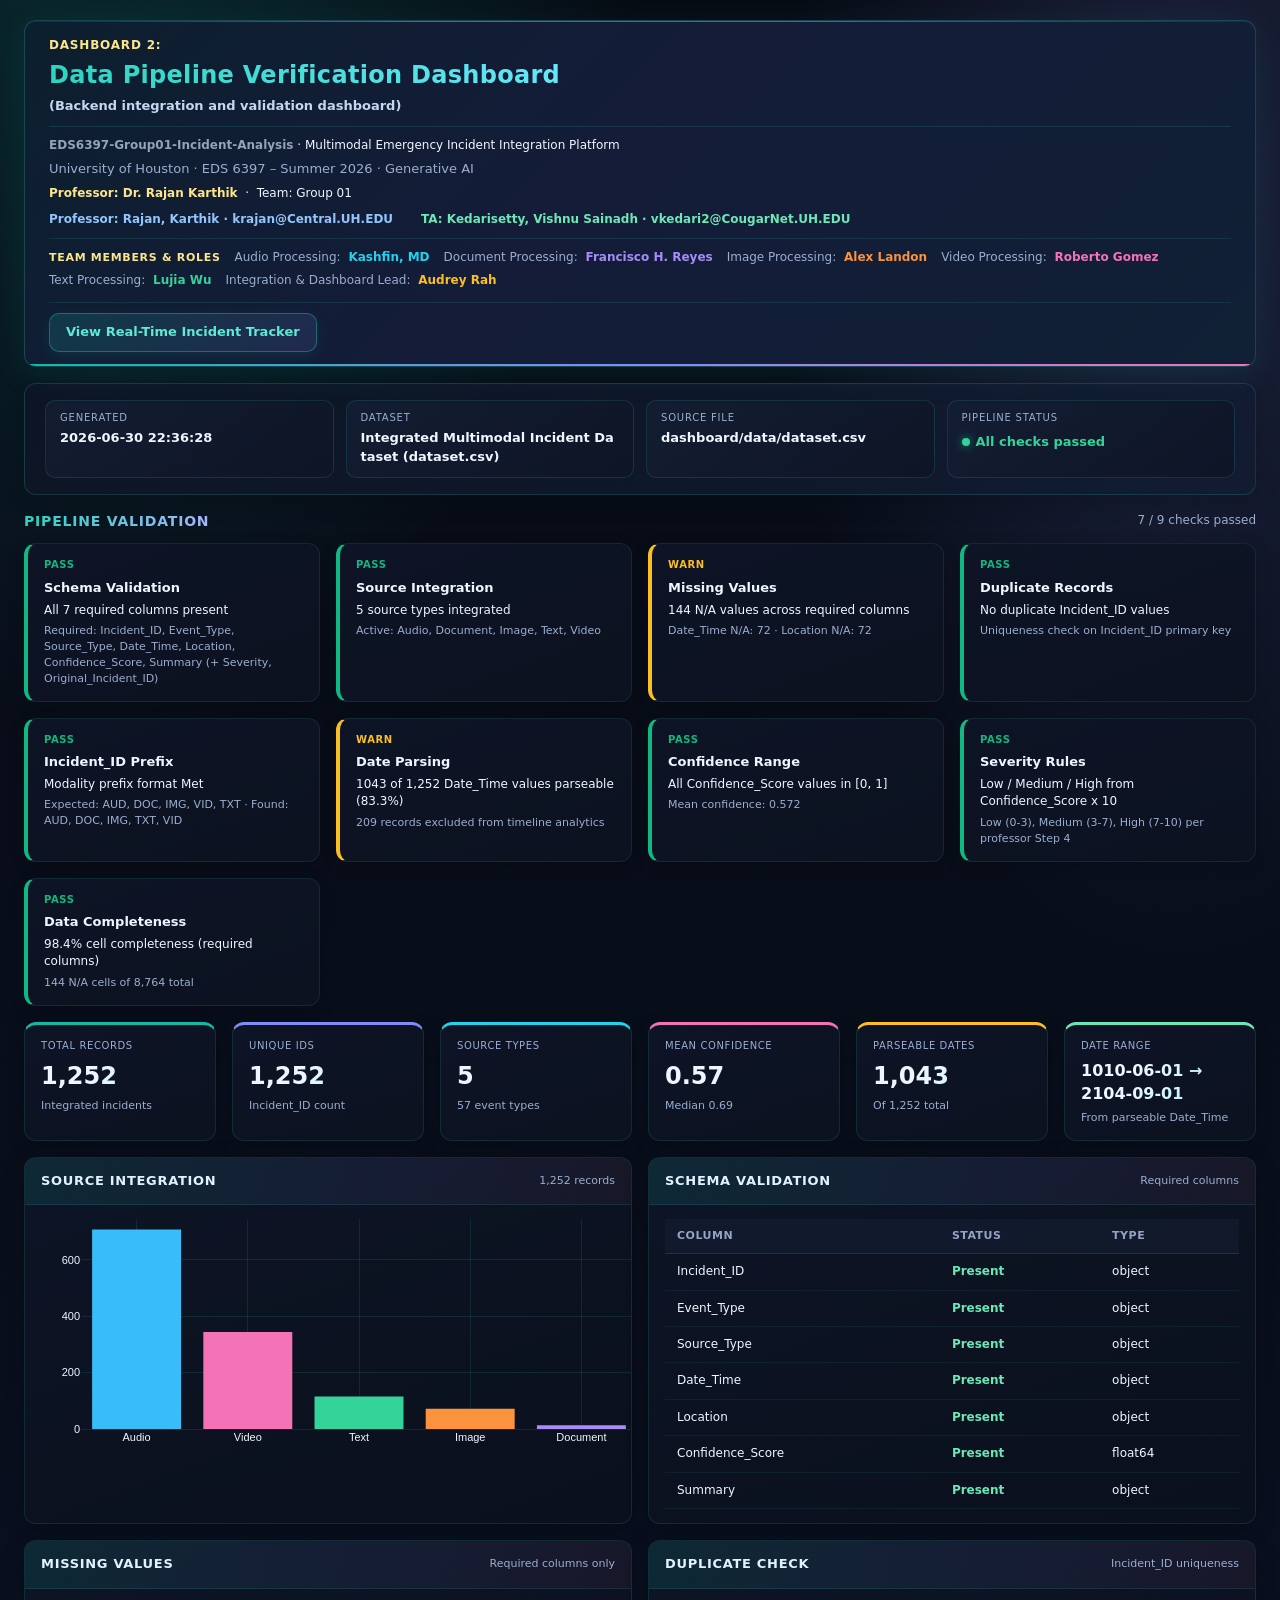
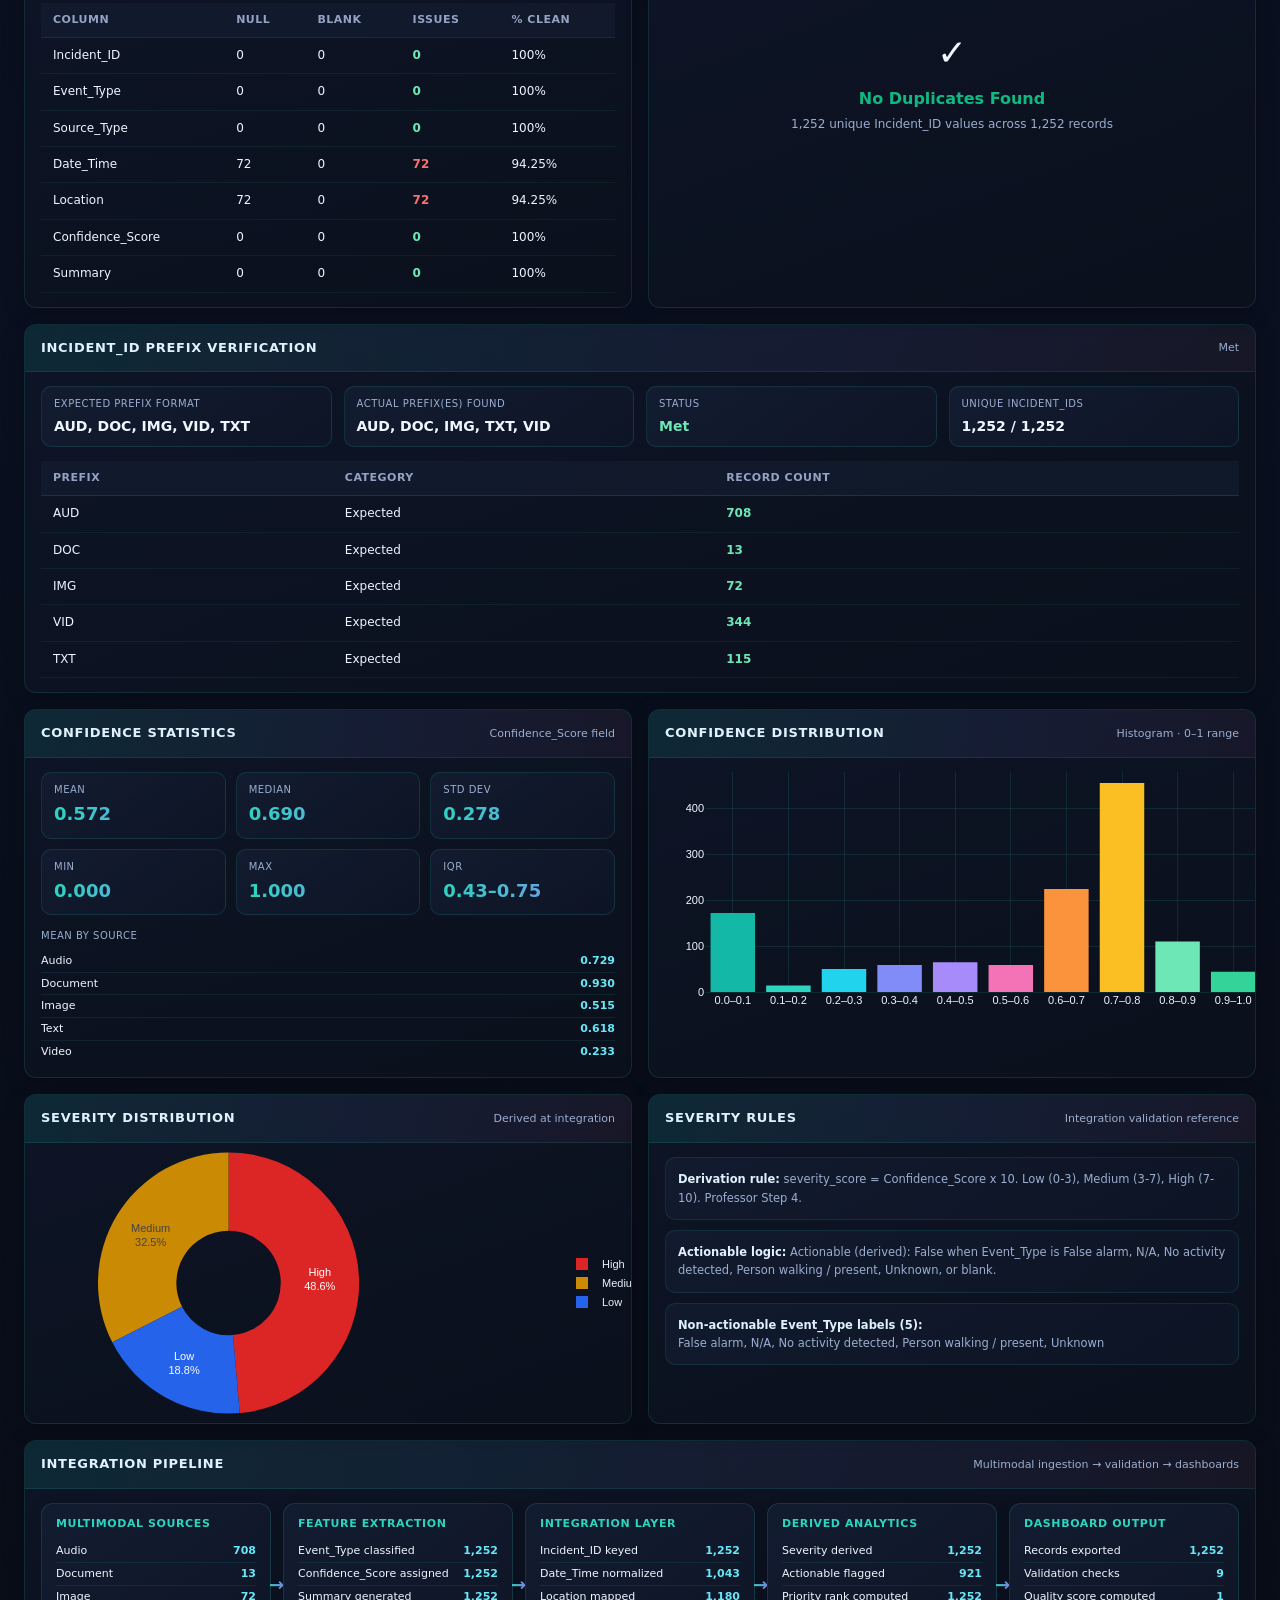
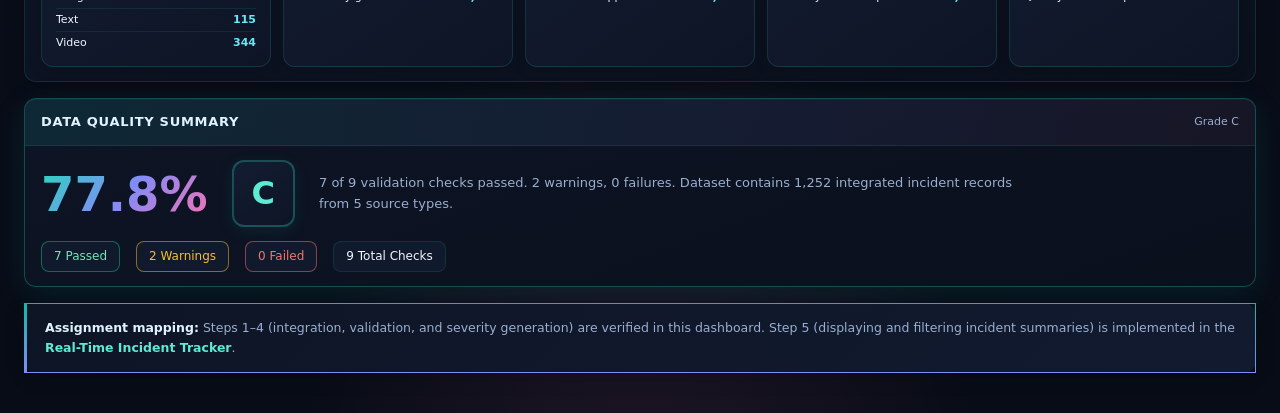
<file: dashboard/Dashboard2_Data_Pipeline/index.html>
<!DOCTYPE html>
<html lang="en">
<head>
  <meta charset="utf-8"/>
  <meta name="viewport" content="width=device-width, initial-scale=1"/>
  <title>Data Pipeline Verification Dashboard — EDS6397 Group 01</title>
  <script src="https://cdn.plot.ly/plotly-2.35.2.min.js"></script>
  <link rel="stylesheet" href="styles.css"/>
</head>
<body>
  <div class="shell">
    <section class="course-banner">
      <div class="dashboard-number">Dashboard 2:</div>
      <div class="app-title">Data Pipeline Verification Dashboard</div>
      <div class="dashboard-role">(Backend integration and validation dashboard)</div>
      <div class="project-meta"><span class="pid">EDS6397-Group01-Incident-Analysis</span> · Multimodal Emergency Incident Integration Platform</div>
      <div class="course-sub">University of Houston · EDS 6397 – Summer 2026 · Generative AI</div>
      <div class="course-instructor"><span>Professor: Dr. Rajan Karthik</span> &nbsp;·&nbsp; Team: Group 01</div>
      <div class="staff-row">
        <span class="prof">Professor: Rajan, Karthik · krajan@Central.UH.EDU</span>
        <span class="ta">TA: Kedarisetty, Vishnu Sainadh · vkedari2@CougarNet.UH.EDU</span>
      </div>
      <div class="team-row">
        <span class="team-heading">Team Members &amp; Roles</span>
        <span class="team-item"><span class="team-role">Audio Processing:</span> <span class="team-name" style="color:#22D3EE">Kashfin, MD</span></span><span class="team-item"><span class="team-role">Document Processing:</span> <span class="team-name" style="color:#A78BFA">Francisco H. Reyes</span></span><span class="team-item"><span class="team-role">Image Processing:</span> <span class="team-name" style="color:#FB923C">Alex Landon</span></span><span class="team-item"><span class="team-role">Video Processing:</span> <span class="team-name" style="color:#F472B6">Roberto Gomez</span></span><span class="team-item"><span class="team-role">Text Processing:</span> <span class="team-name" style="color:#34D399">Lujia Wu</span></span><span class="team-item"><span class="team-role">Integration & Dashboard Lead:</span> <span class="team-name" style="color:#FBBF24">Audrey Rah</span></span>
      </div>
      <nav class="dash-nav">
        <a href="../03_Dashboard1/index.html">View Real-Time Incident Tracker</a>
      </nav>
    </section>

    <header class="header">
      <div class="meta-bar">
        <div class="meta-item">
          <div class="meta-label">Generated</div>
          <div class="meta-value" id="meta-generated">—</div>
        </div>
        <div class="meta-item">
          <div class="meta-label">Dataset</div>
          <div class="meta-value" id="meta-dataset">—</div>
        </div>
        <div class="meta-item">
          <div class="meta-label">Source File</div>
          <div class="meta-value" id="meta-source">—</div>
        </div>
        <div class="meta-item">
          <div class="meta-label">Pipeline Status</div>
          <div class="meta-value status-pill" id="meta-status"><span class="status-dot"></span> Validating…</div>
        </div>
      </div>
    </header>

    <section class="section-head"><h2>Pipeline Validation</h2><span id="validation-summary">—</span></section>
    <section class="validation-grid" id="validation-cards"></section>

    <section class="kpi-row" id="kpi-row"></section>

    <div class="two-col">
      <section class="panel">
        <div class="panel-head"><h2>Source Integration</h2><span id="source-total">—</span></div>
        <div class="panel-body chart-box" id="chart-sources"></div>
      </section>
      <section class="panel">
        <div class="panel-head"><h2>Schema Validation</h2><span>Required columns</span></div>
        <div class="panel-body" id="schema-table"></div>
      </section>
    </div>

    <div class="two-col">
      <section class="panel">
        <div class="panel-head"><h2>Missing Values</h2><span>Required columns only</span></div>
        <div class="panel-body table-wrap" id="missing-table"></div>
      </section>
      <section class="panel">
        <div class="panel-head"><h2>Duplicate Check</h2><span>Incident_ID uniqueness</span></div>
        <div class="panel-body" id="duplicate-panel"></div>
      </section>
    </div>

    <section class="panel">
      <div class="panel-head">
        <h2>Incident_ID Prefix Verification</h2>
        <span id="prefix-status-label">—</span>
      </div>
      <div class="panel-body" id="prefix-verification"></div>
    </section>

    <div class="two-col">
      <section class="panel">
        <div class="panel-head"><h2>Confidence Statistics</h2><span>Confidence_Score field</span></div>
        <div class="panel-body" id="conf-stats"></div>
      </section>
      <section class="panel">
        <div class="panel-head"><h2>Confidence Distribution</h2><span>Histogram · 0–1 range</span></div>
        <div class="panel-body chart-box" id="chart-confidence"></div>
      </section>
    </div>

    <div class="two-col">
      <section class="panel">
        <div class="panel-head"><h2>Severity Distribution</h2><span>Derived at integration</span></div>
        <div class="panel-body chart-box" id="chart-severity"></div>
      </section>
      <section class="panel">
        <div class="panel-head"><h2>Severity Rules</h2><span>Integration validation reference</span></div>
        <div class="panel-body" id="severity-rules"></div>
      </section>
    </div>

    <section class="panel">
      <div class="panel-head"><h2>Integration Pipeline</h2><span>Multimodal ingestion → validation → dashboards</span></div>
      <div class="panel-body" id="pipeline-diagram"></div>
    </section>

    <section class="panel quality-panel">
      <div class="panel-head"><h2>Data Quality Summary</h2><span id="quality-grade">—</span></div>
      <div class="panel-body" id="quality-summary"></div>
    </section>

    <section class="compliance-note">
      <strong>Assignment mapping:</strong>
      Steps 1–4 (integration, validation, and severity generation) are verified in this dashboard.
      Step 5 (displaying and filtering incident summaries) is implemented in the
      <a href="../03_Dashboard1/index.html">Real-Time Incident Tracker</a>.
    </section>
  </div>

    <script>
const DASHBOARD_DATA = {"generated_at":"2026-06-30 22:36:28","source_file":"dashboard/data/dataset.csv","dataset_name":"Integrated Multimodal Incident Dataset (dataset.csv)","metrics":{"total_records":1252,"total_columns":9,"unique_incidents":1252,"duplicate_ids":0,"source_types":5,"event_types":57,"avg_confidence":0.5722,"median_confidence":0.69,"min_confidence":0.0,"max_confidence":1.0,"std_confidence":0.2778,"parseable_dates":1043,"actionable_count":921,"high_count":609,"medium_count":407,"low_count":236,"date_range":{"min":"1010-06-01","max":"2104-09-01"}},"validation_cards":[{"id":"schema","title":"Schema Validation","status":"pass","headline":"All 7 required columns present","detail":"Required: Incident_ID, Event_Type, Source_Type, Date_Time, Location, Confidence_Score, Summary (+ Severity, Original_Incident_ID)"},{"id":"integration","title":"Source Integration","status":"pass","headline":"5 source types integrated","detail":"Active: Audio, Document, Image, Text, Video"},{"id":"missing","title":"Missing Values","status":"warn","headline":"144 N/A values across required columns","detail":"Date_Time N/A: 72 · Location N/A: 72"},{"id":"duplicates","title":"Duplicate Records","status":"pass","headline":"No duplicate Incident_ID values","detail":"Uniqueness check on Incident_ID primary key"},{"id":"id_prefix","title":"Incident_ID Prefix","status":"pass","headline":"Modality prefix format Met","detail":"Expected: AUD, DOC, IMG, VID, TXT · Found: AUD, DOC, IMG, TXT, VID"},{"id":"dates","title":"Date Parsing","status":"warn","headline":"1043 of 1,252 Date_Time values parseable (83.3%)","detail":"209 records excluded from timeline analytics"},{"id":"confidence","title":"Confidence Range","status":"pass","headline":"All Confidence_Score values in [0, 1]","detail":"Mean confidence: 0.572"},{"id":"severity","title":"Severity Rules","status":"pass","headline":"Low / Medium / High from Confidence_Score x 10","detail":"Low (0-3), Medium (3-7), High (7-10) per professor Step 4"},{"id":"completeness","title":"Data Completeness","status":"pass","headline":"98.4% cell completeness (required columns)","detail":"144 N/A cells of 8,764 total"}],"missing_values":[{"column":"Incident_ID","missing":0,"blank":0,"total_issues":0,"pct_clean":100.0},{"column":"Event_Type","missing":0,"blank":0,"total_issues":0,"pct_clean":100.0},{"column":"Source_Type","missing":0,"blank":0,"total_issues":0,"pct_clean":100.0},{"column":"Date_Time","missing":72,"blank":0,"total_issues":72,"pct_clean":94.25},{"column":"Location","missing":72,"blank":0,"total_issues":72,"pct_clean":94.25},{"column":"Confidence_Score","missing":0,"blank":0,"total_issues":0,"pct_clean":100.0},{"column":"Summary","missing":0,"blank":0,"total_issues":0,"pct_clean":100.0}],"source_integration":{"labels":["Audio","Video","Text","Image","Document"],"values":[708,344,115,72,13],"colors":["#38BDF8","#F472B6","#34D399","#FB923C","#A78BFA"],"expected":["Audio","Document","Image","Text","Video"]},"schema":{"required_columns":["Incident_ID","Event_Type","Source_Type","Date_Time","Location","Confidence_Score","Summary"],"present":true,"column_types":{"Incident_ID":"object","Event_Type":"object","Source_Type":"object","Date_Time":"object","Location":"object","Confidence_Score":"float64","Summary":"object"}},"confidence":{"stats":{"mean":0.5722,"median":0.69,"std":0.2778,"min":0.0,"max":1.0,"q25":0.43,"q75":0.75},"histogram":{"labels":["0.0–0.1","0.1–0.2","0.2–0.3","0.3–0.4","0.4–0.5","0.5–0.6","0.6–0.7","0.7–0.8","0.8–0.9","0.9–1.0"],"values":[172,14,50,59,65,59,224,455,110,44]},"by_source":{"Audio":0.7291,"Document":0.9299,"Image":0.5153,"Text":0.6175,"Video":0.2327}},"severity":{"labels":["High","Medium","Low"],"values":[609,407,236],"colors":["#DC2626","#CA8A04","#2563EB"],"rule":"severity_score = Confidence_Score x 10. Low (0-3), Medium (3-7), High (7-10). Professor Step 4.","critical_event_types":[],"actionable_rule":"Actionable (derived): False when Event_Type is False alarm, N/A, No activity detected, Person walking / present, Unknown, or blank."},"id_prefix":{"expected_prefixes":["AUD","DOC","IMG","VID","TXT"],"expected_format":"AUD, DOC, IMG, VID, TXT","actual_prefixes":["AUD","DOC","IMG","TXT","VID"],"dominant_prefix":"AUD","prefix_counts":[{"prefix":"AUD","count":708,"expected":true},{"prefix":"DOC","count":13,"expected":true},{"prefix":"IMG","count":72,"expected":true},{"prefix":"VID","count":344,"expected":true},{"prefix":"TXT","count":115,"expected":true}],"records_with_expected_prefix":1252,"total_records":1252,"unique_ids":1252,"status":"Met","status_code":"pass","warning_message":""},"pipeline_stages":[{"stage":"Multimodal Sources","items":[{"label":"Audio","count":708},{"label":"Document","count":13},{"label":"Image","count":72},{"label":"Text","count":115},{"label":"Video","count":344}]},{"stage":"Feature Extraction","items":[{"label":"Event_Type classified","count":1252},{"label":"Confidence_Score assigned","count":1252},{"label":"Summary generated","count":1252}]},{"stage":"Integration Layer","items":[{"label":"Incident_ID keyed","count":1252},{"label":"Date_Time normalized","count":1043},{"label":"Location mapped","count":1180}]},{"stage":"Derived Analytics","items":[{"label":"Severity derived","count":1252},{"label":"Actionable flagged","count":921},{"label":"Priority rank computed","count":1252}]},{"stage":"Dashboard Output","items":[{"label":"Records exported","count":1252},{"label":"Validation checks","count":9},{"label":"Quality score computed","count":1}]}],"quality_summary":{"overall_score":77.8,"checks_passed":7,"checks_warn":2,"checks_failed":0,"total_checks":9,"grade":"C","summary_text":"7 of 9 validation checks passed. 2 warnings, 0 failures. Dataset contains 1,252 integrated incident records from 5 source types."},"non_actionable":["False alarm","N/A","No activity detected","Person walking / present","Unknown"],"severity_colors":{"High":"#DC2626","Medium":"#CA8A04","Low":"#2563EB","Unknown":"#64748B"},"source_colors":{"Audio":"#38BDF8","Document":"#A78BFA","Image":"#FB923C","Text":"#34D399","Video":"#F472B6"}};
  </script>
  <script src="script.js"></script>
</body>
</html>
</file>
<file: dashboard/Dashboard2_Data_Pipeline/styles.css>
:root {
  --bg: #070b14;
  --surface: #0e1526;
  --surface-2: #141e33;
  --border: #2a3f5f;
  --text: #f0f6ff;
  --muted: #9aaecf;
  --accent: #14b8a6;
  --accent-bright: #2dd4bf;
  --accent-2: #818cf8;
  --accent-warm: #f472b6;
  --cyan: #22d3ee;
  --ok: #10b981;
  --warn: #fbbf24;
  --fail: #f87171;
  --radius: 12px;
  --gap: 16px;
  --font: "Segoe UI", system-ui, -apple-system, sans-serif;
}
* { box-sizing: border-box; margin: 0; padding: 0; }
body {
  font-family: var(--font);
  background: var(--bg);
  color: var(--text);
  min-height: 100vh;
  line-height: 1.45;
  background-image:
    radial-gradient(ellipse 85% 55% at 8% -8%, rgba(20,184,166,0.22) 0%, transparent 52%),
    radial-gradient(ellipse 65% 45% at 92% 5%, rgba(129,140,248,0.18) 0%, transparent 48%),
    radial-gradient(ellipse 55% 35% at 50% 105%, rgba(244,114,182,0.1) 0%, transparent 50%),
    linear-gradient(180deg, #070b14 0%, #0a1020 50%, #080c16 100%);
}
.shell { max-width: 1680px; margin: 0 auto; padding: 20px 24px 40px; }

.course-banner {
  position: relative;
  background: linear-gradient(135deg, #0c1f2e 0%, #141c38 45%, #102035 100%);
  border: 1px solid rgba(45,212,191,0.22);
  border-radius: var(--radius);
  padding: 16px 24px 14px;
  margin-bottom: var(--gap);
  box-shadow: 0 8px 32px rgba(20,184,166,0.1), inset 0 1px 0 rgba(255,255,255,0.05);
  overflow: hidden;
}
.course-banner::before {
  content: "";
  position: absolute;
  top: 0; left: 0; right: 0;
  height: 1px;
  background: linear-gradient(90deg, transparent, rgba(45,212,191,0.5), rgba(129,140,248,0.5), transparent);
}
.course-banner::after {
  content: "";
  position: absolute;
  bottom: 0; left: 0; right: 0;
  height: 2px;
  background: linear-gradient(90deg, #14b8a6, #818cf8, #f472b6);
}
.dashboard-number {
  font-size: 12px; font-weight: 800; color: #fde68a;
  text-transform: uppercase; letter-spacing: 0.8px; margin-bottom: 4px;
}
.app-title {
  font-size: 24px; font-weight: 800; letter-spacing: 0.3px; margin-bottom: 4px;
  background: linear-gradient(90deg, #2dd4bf 0%, #67e8f9 45%, #a5b4fc 100%);
  -webkit-background-clip: text;
  -webkit-text-fill-color: transparent;
  background-clip: text;
}
.dashboard-role {
  font-size: 13px; font-weight: 600; color: #c7d6f0; margin-bottom: 10px;
  padding-bottom: 10px; border-bottom: 1px solid rgba(45,212,191,0.15);
}
.project-meta { font-size: 12px; color: var(--text); margin-bottom: 6px; }
.project-meta .pid { color: #94a3b8; font-weight: 600; }
.course-sub { font-size: 13px; color: var(--muted); margin-bottom: 6px; }
.course-instructor { font-size: 12px; color: var(--text); margin-bottom: 8px; }
.course-instructor span { color: #fde68a; font-weight: 600; }
.staff-row {
  display: flex; flex-wrap: wrap; gap: 10px 28px;
  font-size: 12px; margin-bottom: 10px;
}
.staff-row .prof { color: #93c5fd; font-weight: 600; }
.staff-row .ta { color: #6ee7b7; font-weight: 600; }
.team-row {
  display: flex; flex-wrap: wrap; align-items: baseline; gap: 6px 14px;
  padding-top: 10px; border-top: 1px solid rgba(45,212,191,0.12);
}
.team-heading {
  font-size: 11px; font-weight: 800; color: #fde68a;
  text-transform: uppercase; letter-spacing: 0.7px; flex-shrink: 0;
}
.team-item { font-size: 12px; white-space: nowrap; }
.team-role { color: var(--muted); margin-right: 4px; }
.team-name { font-weight: 700; }

.dash-nav {
  margin-top: 12px;
  padding-top: 10px;
  border-top: 1px solid rgba(45,212,191,0.12);
}
.dash-nav a {
  display: inline-flex;
  align-items: center;
  gap: 6px;
  font-size: 13px;
  font-weight: 700;
  color: #5eead4;
  text-decoration: none;
  padding: 9px 16px;
  border-radius: 10px;
  border: 1px solid rgba(45,212,191,0.35);
  background: linear-gradient(135deg, rgba(20,184,166,0.18) 0%, rgba(129,140,248,0.12) 100%);
  box-shadow: 0 4px 14px rgba(20,184,166,0.12);
  transition: transform 0.15s, box-shadow 0.15s, background 0.15s;
}
.dash-nav a:hover {
  transform: translateY(-1px);
  box-shadow: 0 6px 20px rgba(20,184,166,0.22);
  background: linear-gradient(135deg, rgba(20,184,166,0.28) 0%, rgba(129,140,248,0.2) 100%);
}

.header {
  background: linear-gradient(135deg, rgba(14,21,38,0.95) 0%, rgba(18,28,50,0.9) 100%);
  border: 1px solid rgba(45,212,191,0.18);
  border-radius: var(--radius);
  padding: 16px 20px;
  margin-bottom: var(--gap);
  box-shadow: 0 4px 24px rgba(0,0,0,0.2);
}
.meta-bar {
  display: grid;
  grid-template-columns: repeat(auto-fit, minmax(180px, 1fr));
  gap: 12px;
}
.meta-item {
  background: linear-gradient(145deg, rgba(20,30,51,0.9) 0%, rgba(14,21,38,0.95) 100%);
  border: 1px solid rgba(45,212,191,0.15);
  border-radius: 10px;
  padding: 10px 14px;
  transition: border-color 0.15s, box-shadow 0.15s;
}
.meta-item:hover {
  border-color: rgba(45,212,191,0.35);
  box-shadow: 0 4px 16px rgba(20,184,166,0.08);
}
.meta-label {
  font-size: 10px; text-transform: uppercase; letter-spacing: 0.8px;
  color: var(--muted); margin-bottom: 4px;
}
.meta-value { font-size: 13px; font-weight: 600; color: var(--text); word-break: break-all; }
.status-pill { display: inline-flex; align-items: center; gap: 6px; color: var(--ok); font-weight: 700; }
.status-dot {
  width: 8px; height: 8px; border-radius: 50%; background: var(--ok);
  box-shadow: 0 0 10px rgba(16,185,129,0.8);
}

.section-head {
  display: flex; justify-content: space-between; align-items: center;
  margin-bottom: 12px;
}
.section-head h2 {
  font-size: 14px; text-transform: uppercase; letter-spacing: 0.8px;
  background: linear-gradient(90deg, #2dd4bf, #a5b4fc);
  -webkit-background-clip: text;
  -webkit-text-fill-color: transparent;
  background-clip: text;
}
.section-head span { font-size: 12px; color: var(--muted); }

.validation-grid {
  display: grid;
  grid-template-columns: repeat(auto-fit, minmax(240px, 1fr));
  gap: var(--gap);
  margin-bottom: var(--gap);
}
.val-card {
  background: linear-gradient(160deg, rgba(14,21,38,0.95) 0%, rgba(12,18,32,0.98) 100%);
  border: 1px solid rgba(45,212,191,0.12);
  border-radius: var(--radius);
  padding: 14px 16px;
  border-left: 4px solid var(--muted);
  box-shadow: 0 4px 16px rgba(0,0,0,0.18);
  transition: transform 0.15s, box-shadow 0.15s;
}
.val-card:hover {
  transform: translateY(-2px);
  box-shadow: 0 8px 24px rgba(20,184,166,0.1);
}
.val-card.pass { border-left-color: var(--ok); }
.val-card.warn { border-left-color: var(--warn); }
.val-card.fail { border-left-color: var(--fail); }
.val-status {
  font-size: 10px; font-weight: 800; text-transform: uppercase;
  letter-spacing: 0.6px; margin-bottom: 6px;
}
.val-card.pass .val-status { color: var(--ok); }
.val-card.warn .val-status { color: var(--warn); }
.val-card.fail .val-status { color: var(--fail); }
.val-title { font-size: 13px; font-weight: 700; margin-bottom: 4px; }
.val-headline { font-size: 12px; color: var(--text); margin-bottom: 4px; }
.val-detail { font-size: 11px; color: var(--muted); }

.kpi-row {
  display: grid;
  grid-template-columns: repeat(6, 1fr);
  gap: var(--gap);
  margin-bottom: var(--gap);
}
@media (max-width: 1200px) { .kpi-row { grid-template-columns: repeat(3, 1fr); } }
@media (max-width: 720px) { .kpi-row { grid-template-columns: 1fr 1fr; } }
.kpi {
  background: linear-gradient(160deg, rgba(14,21,38,0.95) 0%, rgba(12,18,32,0.98) 100%);
  border: 1px solid rgba(45,212,191,0.14);
  border-radius: var(--radius);
  padding: 14px 16px;
  border-top: 3px solid var(--accent);
  box-shadow: 0 4px 18px rgba(0,0,0,0.2);
  transition: transform 0.15s, box-shadow 0.15s;
}
.kpi:nth-child(2) { border-top-color: var(--accent-2); }
.kpi:nth-child(3) { border-top-color: var(--cyan); }
.kpi:nth-child(4) { border-top-color: var(--accent-warm); }
.kpi:nth-child(5) { border-top-color: #fbbf24; }
.kpi:nth-child(6) { border-top-color: #6ee7b7; }
.kpi:hover {
  transform: translateY(-2px);
  box-shadow: 0 8px 28px rgba(20,184,166,0.12);
}
.kpi-label {
  font-size: 10px; text-transform: uppercase; letter-spacing: 0.6px;
  color: var(--muted); margin-bottom: 6px;
}
.kpi-value {
  font-size: 24px; font-weight: 800;
  background: linear-gradient(135deg, #f0f6ff 30%, #a5f3fc 100%);
  -webkit-background-clip: text;
  -webkit-text-fill-color: transparent;
  background-clip: text;
}
.kpi-foot { font-size: 11px; color: var(--muted); margin-top: 4px; }

.two-col {
  display: grid;
  grid-template-columns: 1fr 1fr;
  gap: var(--gap);
  margin-bottom: var(--gap);
}
@media (max-width: 960px) { .two-col { grid-template-columns: 1fr; } }

.panel {
  background: linear-gradient(160deg, rgba(14,21,38,0.96) 0%, rgba(10,16,28,0.98) 100%);
  border: 1px solid rgba(45,212,191,0.14);
  border-radius: var(--radius);
  overflow: hidden;
  margin-bottom: var(--gap);
  box-shadow: 0 4px 22px rgba(0,0,0,0.22);
}
.two-col .panel { margin-bottom: 0; }
.panel-head {
  padding: 14px 16px;
  border-bottom: 1px solid rgba(45,212,191,0.12);
  display: flex; justify-content: space-between; align-items: center;
  background: linear-gradient(90deg, rgba(20,184,166,0.12) 0%, rgba(129,140,248,0.08) 60%, rgba(244,114,182,0.05) 100%);
}
.panel-head h2 {
  font-size: 13px; text-transform: uppercase; letter-spacing: 0.7px;
  color: #e0f2fe; font-weight: 700;
}
.panel-head span { font-size: 11px; color: var(--muted); }
.panel-body { padding: 14px 16px; }
.chart-box {
  height: 280px;
  display: flex;
  align-items: center;
  justify-content: center;
  padding: 4px 16px;
  overflow: hidden;
}
.chart-box > div { width: 100%; height: 100%; }

.table-wrap { overflow-x: auto; }
table { width: 100%; border-collapse: collapse; font-size: 12px; }
th {
  text-align: left; padding: 9px 12px;
  border-bottom: 1px solid rgba(45,212,191,0.15);
  font-size: 11px; text-transform: uppercase; letter-spacing: 0.5px;
  color: #94a3c4; background: rgba(20,30,51,0.6);
}
td { padding: 9px 12px; border-bottom: 1px solid rgba(45,212,191,0.08); }
tr:hover td { background: rgba(20,184,166,0.06); }
.pill-ok { color: #6ee7b7; font-weight: 700; }
.pill-warn { color: var(--warn); font-weight: 700; }
.pill-fail { color: var(--fail); font-weight: 700; }

.stat-grid {
  display: grid;
  grid-template-columns: repeat(3, 1fr);
  gap: 10px;
}
.stat-item {
  background: linear-gradient(145deg, rgba(20,30,51,0.8) 0%, rgba(14,21,38,0.9) 100%);
  border: 1px solid rgba(45,212,191,0.14);
  border-radius: 10px;
  padding: 10px 12px;
}
.stat-label { font-size: 10px; color: var(--muted); text-transform: uppercase; letter-spacing: 0.5px; }
.stat-value {
  font-size: 18px; font-weight: 800; margin-top: 4px;
  background: linear-gradient(90deg, #2dd4bf, #818cf8);
  -webkit-background-clip: text;
  -webkit-text-fill-color: transparent;
  background-clip: text;
}

.pipeline-flow {
  display: flex; flex-wrap: wrap; gap: 12px; align-items: stretch;
}
.pipeline-stage {
  flex: 1; min-width: 160px;
  background: linear-gradient(145deg, rgba(20,30,51,0.85) 0%, rgba(14,21,38,0.95) 100%);
  border: 1px solid rgba(45,212,191,0.16);
  border-radius: var(--radius);
  padding: 12px 14px;
  position: relative;
  box-shadow: 0 4px 14px rgba(0,0,0,0.15);
}
.pipeline-stage::after {
  content: "→"; position: absolute; right: -14px; top: 50%;
  transform: translateY(-50%);
  background: linear-gradient(90deg, #2dd4bf, #818cf8);
  -webkit-background-clip: text;
  -webkit-text-fill-color: transparent;
  background-clip: text;
  font-size: 18px; font-weight: 700;
}
.pipeline-stage:last-child::after { content: none; }
.stage-name {
  font-size: 11px; font-weight: 800; text-transform: uppercase;
  letter-spacing: 0.6px; color: #2dd4bf; margin-bottom: 8px;
}
.stage-item {
  display: flex; justify-content: space-between; font-size: 11px;
  padding: 3px 0; border-bottom: 1px solid rgba(45,212,191,0.1);
}
.stage-item:last-child { border-bottom: none; }
.stage-count { font-weight: 700; color: #67e8f9; }

.quality-panel {
  border-color: rgba(45,212,191,0.3);
  box-shadow: 0 8px 32px rgba(20,184,166,0.12), inset 0 1px 0 rgba(255,255,255,0.04);
}
.quality-score {
  display: flex; align-items: center; gap: 24px; flex-wrap: wrap;
}
.quality-big {
  font-size: 48px; font-weight: 900; line-height: 1;
  background: linear-gradient(135deg, #2dd4bf 0%, #818cf8 50%, #f472b6 100%);
  -webkit-background-clip: text;
  -webkit-text-fill-color: transparent;
  background-clip: text;
}
.quality-grade {
  font-size: 32px; font-weight: 800; color: #5eead4;
  background: linear-gradient(145deg, rgba(20,30,51,0.9) 0%, rgba(14,21,38,0.95) 100%);
  border: 2px solid rgba(45,212,191,0.3);
  border-radius: 12px; padding: 8px 18px;
  box-shadow: 0 4px 16px rgba(20,184,166,0.1);
}
.quality-text { font-size: 13px; color: var(--muted); max-width: 720px; line-height: 1.6; }
.quality-breakdown {
  display: flex; gap: 16px; margin-top: 14px; flex-wrap: wrap;
}
.qb-item {
  font-size: 12px; padding: 6px 12px; border-radius: 8px;
  background: rgba(20,30,51,0.7); border: 1px solid rgba(45,212,191,0.12);
}
.qb-item.pass { border-color: rgba(16,185,129,0.5); color: #6ee7b7; }
.qb-item.warn { border-color: rgba(251,191,36,0.5); color: var(--warn); }
.qb-item.fail { border-color: rgba(248,113,113,0.5); color: var(--fail); }

.dup-ok {
  text-align: center; padding: 24px;
}
.dup-icon { font-size: 36px; margin-bottom: 8px; }
.dup-msg { font-size: 16px; font-weight: 700; color: var(--ok); }
.dup-sub { font-size: 12px; color: var(--muted); margin-top: 6px; }

.rule-box {
  font-size: 11.5px; color: var(--muted); line-height: 1.6;
  background: linear-gradient(145deg, rgba(20,30,51,0.7) 0%, rgba(14,21,38,0.85) 100%);
  border-radius: 10px; padding: 12px;
  border: 1px solid rgba(45,212,191,0.12); margin-bottom: 10px;
}
.rule-box strong { color: #e0f2fe; }

.prefix-summary {
  display: grid;
  grid-template-columns: repeat(auto-fit, minmax(200px, 1fr));
  gap: 12px;
  margin-bottom: 14px;
}
.prefix-stat {
  background: linear-gradient(145deg, rgba(20,30,51,0.85) 0%, rgba(14,21,38,0.95) 100%);
  border: 1px solid rgba(45,212,191,0.14);
  border-radius: 10px;
  padding: 10px 12px;
}
.prefix-stat-label {
  font-size: 10px;
  text-transform: uppercase;
  letter-spacing: 0.5px;
  color: var(--muted);
  margin-bottom: 4px;
}
.prefix-stat-value { font-size: 14px; font-weight: 700; color: var(--text); }
.prefix-status-met { color: #6ee7b7; }
.prefix-status-warn { color: var(--warn); }
.prefix-status-fail { color: #fca5a5; }
.prefix-warning {
  background: linear-gradient(135deg, rgba(251,191,36,0.1) 0%, rgba(244,114,182,0.06) 100%);
  border: 1px solid rgba(251,191,36,0.35);
  border-left: 4px solid var(--warn);
  border-radius: 10px;
  padding: 12px 14px;
  margin-bottom: 14px;
  font-size: 12.5px;
  color: var(--text);
  line-height: 1.55;
}
.prefix-warning strong { color: #fde68a; }

.compliance-note {
  margin-top: var(--gap);
  padding: 14px 18px;
  background: linear-gradient(135deg, rgba(14,21,38,0.95) 0%, rgba(18,28,50,0.9) 100%);
  border: 1px solid rgba(45,212,191,0.18);
  border-left: 3px solid;
  border-image: linear-gradient(180deg, #14b8a6, #818cf8) 1;
  border-radius: var(--radius);
  font-size: 12.5px;
  color: var(--muted);
  line-height: 1.6;
  box-shadow: 0 4px 20px rgba(0,0,0,0.18);
}
.compliance-note strong { color: #e0f2fe; }
.compliance-note a { color: #5eead4; font-weight: 700; text-decoration: none; }
.compliance-note a:hover { color: #2dd4bf; text-decoration: underline; }
</file>
